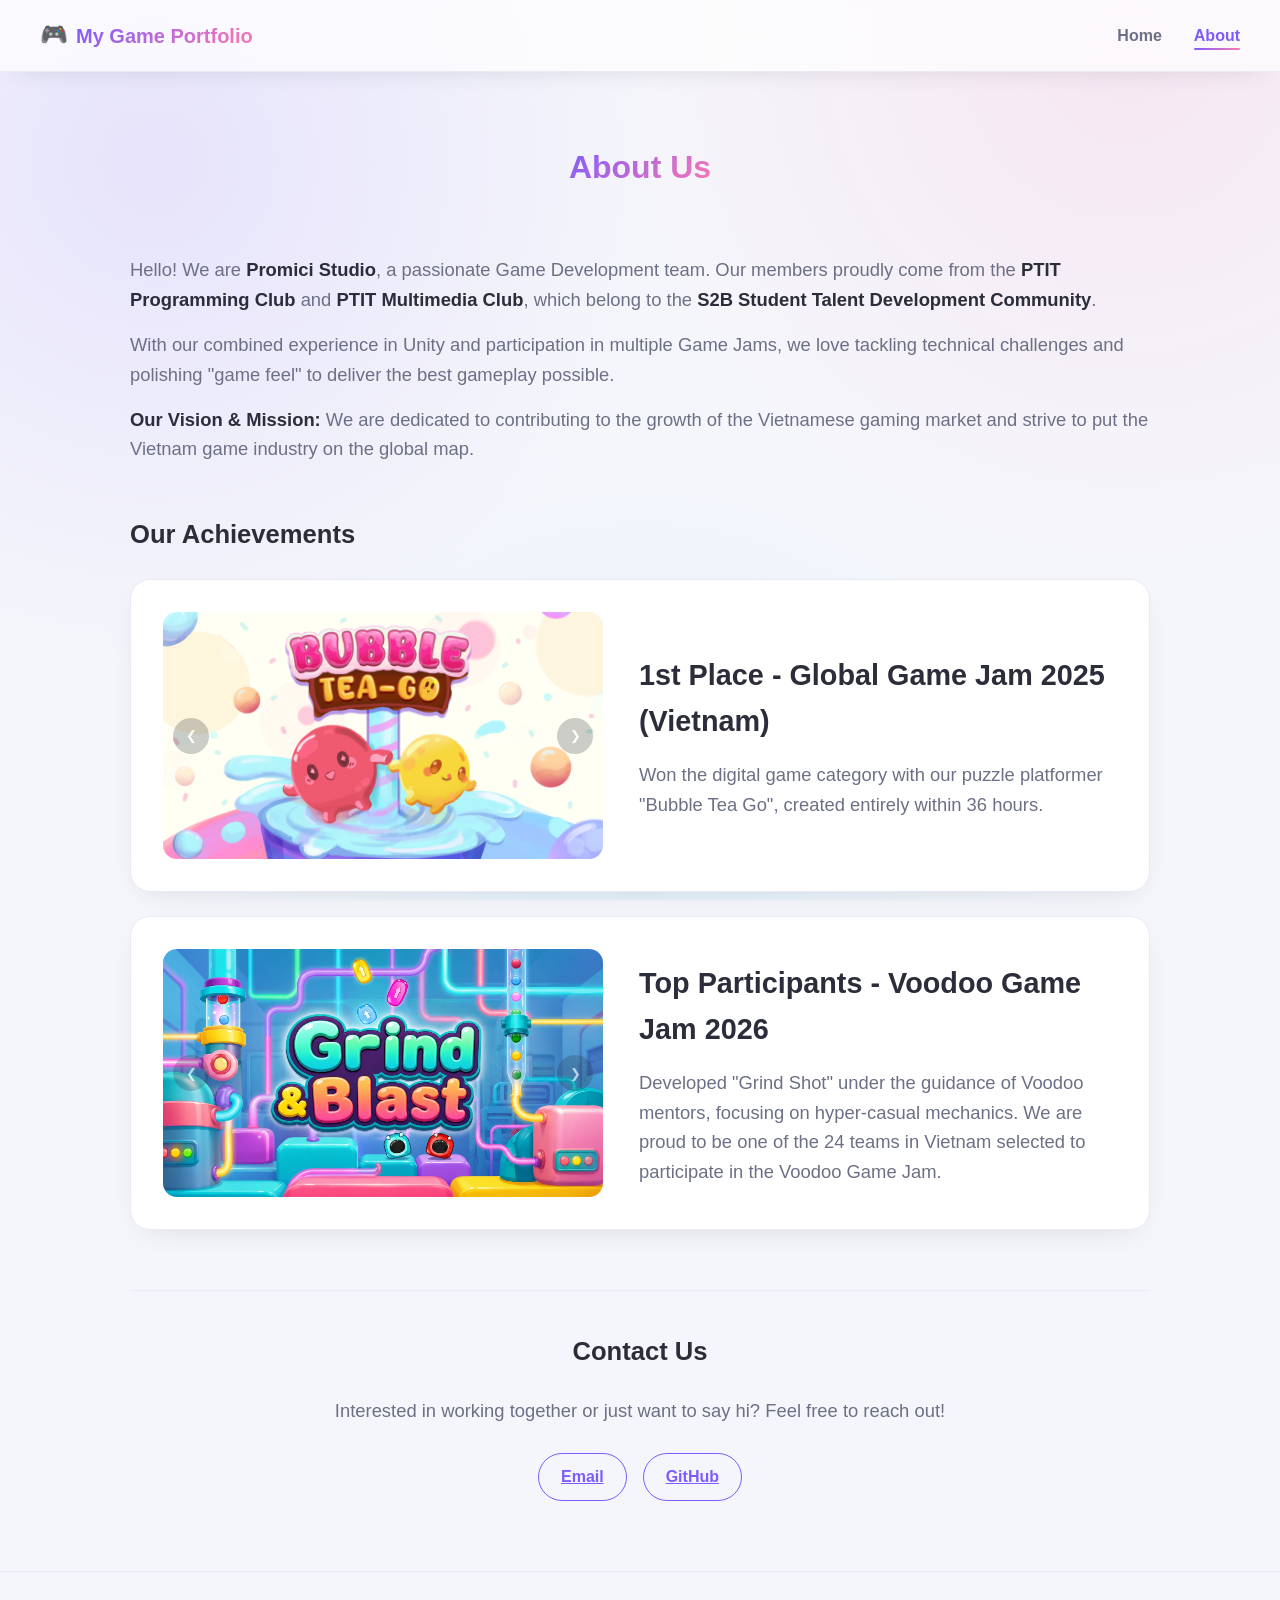
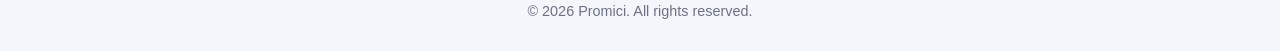
<file: about.html>
<!DOCTYPE html>
<html lang="vi">
<head>
  <meta charset="UTF-8" />
  <meta name="viewport" content="width=device-width, initial-scale=1.0" />
  <title>About — Game Portfolio</title>
  <link rel="stylesheet" href="css/style.css" />
</head>
<body data-page="about">

  <div id="navbar-placeholder"></div>

  <main class="page-content">
    <div class="about-header">
      <h1>About Us</h1>
    </div>

    <!-- Phần 1: Giới thiệu chung -->
    <section class="about-section">
        <p>Hello! We are <strong>Promici Studio</strong>, a passionate Game Development team. Our members proudly come from the <strong>PTIT Programming Club</strong> and <strong>PTIT Multimedia Club</strong>, which belong to the <strong>S2B Student Talent Development Community</strong>.</p>
        <p>With our combined experience in Unity and participation in multiple Game Jams, we love tackling technical challenges and polishing "game feel" to deliver the best gameplay possible.</p>
        <p><strong>Our Vision & Mission:</strong> We are dedicated to contributing to the growth of the Vietnamese gaming market and strive to put the Vietnam game industry on the global map.</p>

    </section>

    <!-- Phần 2: Thành tựu / Giải thưởng -->
    <section class="about-section">
      <h2 class="about-section-title">Our Achievements</h2>
      <div class="achievements-list">
        <div class="achievement-card">
          <div class="achievement-image carousel">
            <div class="carousel-track">
              <img src="assets/images/bubble-tea-go-thumbnail.png" alt="Global Game Jam 2025" />
              <!-- Thêm bao nhiêu ảnh tuỳ ý vào đây -->
              <img src="assets/images/bubble-tea-go-1.png" alt="Bubble Tea Go Gameplay" />
              <img src="assets/images/gamejam-1.jpg" alt="Bubble Tea Go Gameplay" />
              <img src="assets/images/gamejam-2.jpg" alt="Bubble Tea Go Gameplay" />
            </div>
            <button class="carousel-button prev" aria-label="Previous image">&#10094;</button>
            <button class="carousel-button next" aria-label="Next image">&#10095;</button>
          </div>
          <div class="achievement-info">
            <h3>1st Place - Global Game Jam 2025 (Vietnam)</h3>
            <p>Won the digital game category with our puzzle platformer "Bubble Tea Go", created entirely within 36 hours.</p>
          </div>
        </div>
        
        <div class="achievement-card">
          <div class="achievement-image carousel">
            <div class="carousel-track">
              <img src="assets/images/grind-shot-thumbnail_2.png" alt="Voodoo Game Jam 2026" />
              <img src="assets/images/voodoo-1.jpg" alt="Voodoo Gameplay" />
              <img src="assets/images/voodoo-2.jpg" alt="Voodoo Gameplay" />
            </div>
            <button class="carousel-button prev" aria-label="Previous image">&#10094;</button>
            <button class="carousel-button next" aria-label="Next image">&#10095;</button>
          </div>
          <div class="achievement-info">
            <h3>Top Participants - Voodoo Game Jam 2026</h3>
            <p>Developed "Grind Shot" under the guidance of Voodoo mentors, focusing on hyper-casual mechanics. We are proud to be one of the 24 teams in Vietnam selected to participate in the Voodoo Game Jam.</p>
          </div>
        </div>
      </div>
    </section>

    <!-- Phần 3: Liên hệ -->
    <section class="about-section contact-section">
        <h2 class="about-section-title">Contact Us</h2>
      <p>Interested in working together or just want to say hi? Feel free to reach out!</p>
        <div class="about-links">
          <a href="mailto:tuanngoc.tn1204@gmail.com" class="btn-detail">Email</a>
          <a href="https://github.com/0sym1" class="btn-detail" target="_blank">GitHub</a>
        </div>
    </section>
  </main>

  <footer class="site-footer">
    <p>&copy; 2026 Promici. All rights reserved.</p>
  </footer>

  <script src="js/navbar.js"></script>
  <script src="js/about.js"></script>
</body>
</html>
</file>
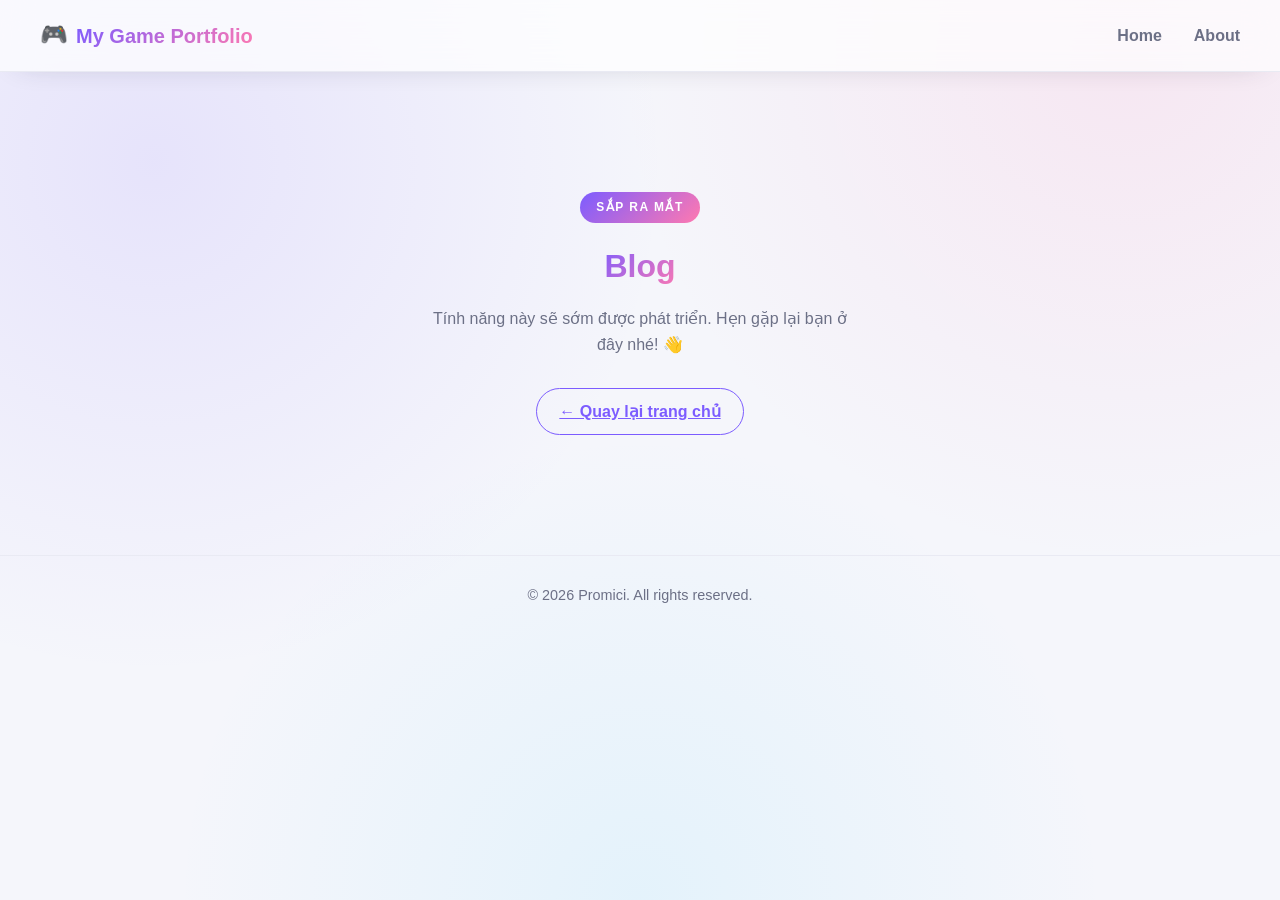
<file: blog.html>
<!DOCTYPE html>
<html lang="vi">
<head>
  <meta charset="UTF-8" />
  <meta name="viewport" content="width=device-width, initial-scale=1.0" />
  <title>Blog — Game Portfolio</title>
  <link rel="stylesheet" href="css/style.css" />
</head>
<body data-page="blog">

  <div id="navbar-placeholder"></div>

  <main class="page-content coming-soon">
    <span class="coming-soon-badge">Sắp ra mắt</span>
    <h1>Blog</h1>
    <p>Tính năng này sẽ sớm được phát triển. Hẹn gặp lại bạn ở đây nhé! 👋</p>
    <a href="index.html" class="btn-detail">&larr; Quay lại trang chủ</a>
  </main>

  <footer class="site-footer">
    <p>&copy; 2026 Promici. All rights reserved.</p>
  </footer>

  <script src="js/navbar.js"></script>
</body>
</html>
</file>
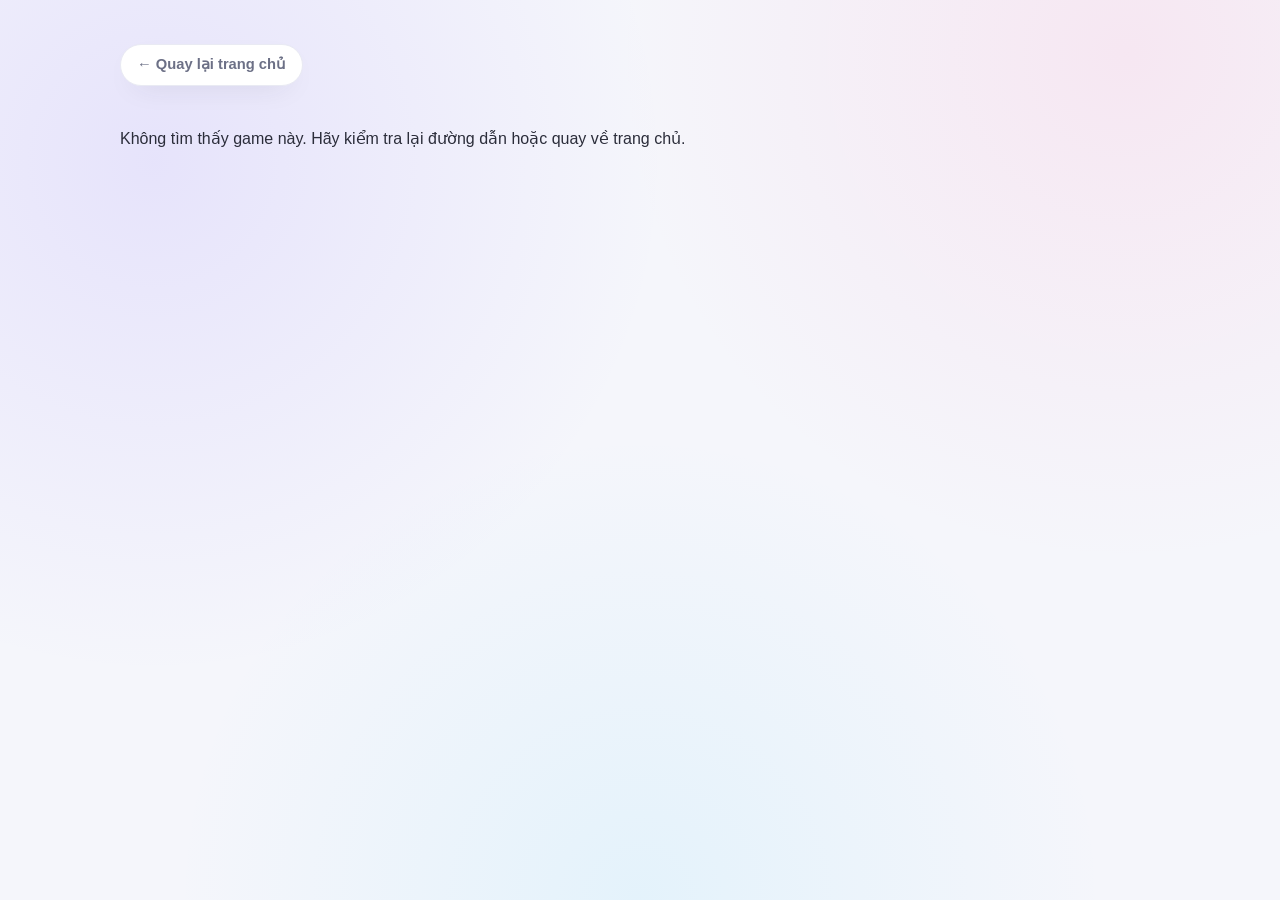
<file: game.html>
<!DOCTYPE html>
<html lang="vi">
<head>
  <meta charset="UTF-8" />
  <meta name="viewport" content="width=device-width, initial-scale=1.0" />
  <title>Chi tiết game — Game Portfolio</title>
  <link rel="stylesheet" href="css/style.css" />
</head>
<!-- Lưu ý: trang chi tiết game KHÔNG có navbar (theo yêu cầu) -->
<body data-page="game-detail">

  <!-- Nội dung được js/detail.js sinh ra dựa vào ?id=... trên URL và dữ liệu trong js/games.js -->
  <main id="game-detail" class="game-detail"></main>

  <script src="js/games.js"></script>
  <script src="js/detail.js"></script>
</body>
</html>
</file>
<file: css/style.css>
/* ===== Theme variables — đổi màu/độ "lung linh" ở đây ===== */
:root {
  --bg: #f5f6fb;
  --bg-soft: #ffffff;
  --border: #e9eaf3;
  --text: #2b2d3a;
  --text-muted: #6c7086;
  --accent: #7c5cff;
  --accent-2: #ff79b0;
  --accent-3: #4cd2ff;
  --gradient: linear-gradient(135deg, var(--accent), var(--accent-2));
  --shadow-soft: 0 10px 30px -15px rgba(43, 45, 58, 0.18);
  --shadow-hover: 0 24px 60px -18px rgba(124, 92, 255, 0.35);
  --ease: cubic-bezier(0.22, 1, 0.36, 1);
  --navbar-height: 72px;
}

/* ===== Reset & base ===== */
* {
  box-sizing: border-box;
  margin: 0;
  padding: 0;
}

html {
  scroll-behavior: smooth;
}

body {
  font-family: "Segoe UI", Tahoma, Geneva, Verdana, sans-serif;
  color: var(--text);
  line-height: 1.6;
  background:
    radial-gradient(circle at 12% 18%, rgba(124, 92, 255, 0.12), transparent 38%),
    radial-gradient(circle at 88% 6%, rgba(255, 121, 176, 0.12), transparent 36%),
    radial-gradient(circle at 50% 100%, rgba(76, 210, 255, 0.10), transparent 42%),
    var(--bg);
  background-attachment: fixed;
}

a {
  color: inherit;
}

/* Các trang có navbar cần chừa khoảng trống phía trên bằng đúng chiều cao navbar
   (navbar dùng position: fixed nên không còn chiếm chỗ trong luồng layout) */
body[data-page="home"],
body[data-page="blog"],
body[data-page="about"] {
  padding-top: var(--navbar-height);
}

/* ===== Navbar (kính mờ - glassmorphism) ===== */
.navbar {
  display: flex;
  align-items: center;
  justify-content: space-between;
  height: var(--navbar-height);
  padding: 0 40px;
  background: rgba(255, 255, 255, 0.7);
  backdrop-filter: blur(16px);
  -webkit-backdrop-filter: blur(16px);
  border-bottom: 1px solid var(--border);
  box-shadow: 0 8px 30px -20px rgba(43, 45, 58, 0.3);
  position: fixed;
  top: 0;
  left: 0;
  right: 0;
  z-index: 100;
}

.navbar-brand {
  display: inline-flex;
  align-items: center;
  gap: 8px;
  font-weight: 800;
  font-size: 1.25rem;
  text-decoration: none;
}

/* Icon (emoji) phải đứng riêng, KHÔNG được áp background-clip: text,
   nếu không emoji sẽ bị tô theo gradient và render méo/lỗi như chữ thường */
.navbar-brand-icon {
  font-size: 1.4rem;
  line-height: 1;
}

/* Class dùng chung để tô chữ bằng gradient — chỉ áp cho TEXT, không áp cho emoji/icon */
.gradient-text {
  background: var(--gradient);
  -webkit-background-clip: text;
  background-clip: text;
  color: transparent;
}

.navbar-links {
  list-style: none;
  display: flex;
  gap: 32px;
}

.navbar-links a {
  position: relative;
  text-decoration: none;
  color: var(--text-muted);
  font-weight: 600;
  padding-bottom: 6px;
  transition: color 0.3s var(--ease);
}

.navbar-links a::after {
  content: "";
  position: absolute;
  left: 0;
  right: 0;
  bottom: 0;
  height: 2px;
  border-radius: 2px;
  background: var(--gradient);
  transform: scaleX(0);
  transform-origin: right;
  transition: transform 0.4s var(--ease);
}

.navbar-links a:hover,
.navbar-links a.active {
  color: var(--accent);
}

.navbar-links a:hover::after,
.navbar-links a.active::after {
  transform: scaleX(1);
  transform-origin: left;
}

/* ===== Hero (đầu trang Home) ===== */
.hero {
  text-align: center;
  padding: 64px 20px 36px;
}

.hero h1 {
  font-size: clamp(2rem, 4vw, 2.6rem);
  font-weight: 800;
  margin-bottom: 10px;
}

.hero-icon {
  display: inline-block;
  margin-right: 6px;
}

.hero h1 .gradient-text {
  background: linear-gradient(135deg, var(--accent), var(--accent-2) 55%, var(--accent-3));
  -webkit-background-clip: text;
  background-clip: text;
  color: transparent;
}

.hero p {
  color: var(--text-muted);
  font-size: 1.05rem;
}

/* ===== Danh sách game ở trang Home ===== */
.game-list {
  max-width: 1100px;
  margin: 0 auto;
  padding: 24px 40px 90px;
  display: flex;
  flex-direction: column;
  gap: 50px;
}

.game-showcase {
  display: flex;
  align-items: center;
  gap: 48px;
  background: var(--bg-soft);
  border: 1px solid var(--border);
  border-radius: 22px;
  padding: 40px;
  cursor: pointer;
  box-shadow: var(--shadow-soft);
  /* trạng thái ẩn ban đầu, sẽ "hiện dần" khi cuộn tới (xem js/home.js) */
  opacity: 0;
  transform: translateY(36px);
  transition:
    transform 0.6s var(--ease),
    box-shadow 0.5s var(--ease),
    border-color 0.4s var(--ease),
    opacity 0.6s var(--ease);
}

.game-showcase.is-visible {
  opacity: 1;
  transform: translateY(0);
}

.game-showcase.is-visible:hover,
.game-showcase.is-visible:focus-visible {
  transform: translateY(-10px) scale(1.012);
  box-shadow: var(--shadow-hover);
  border-color: transparent;
  outline: none;
}

.game-showcase-info {
  flex: 1 1 0;
}

.game-showcase-image {
  flex: 1 1 0;
  border-radius: 16px;
  overflow: hidden;
}

.game-showcase-image img {
  width: 100%;
  aspect-ratio: 16 / 9;
  object-fit: cover;
  display: block;
  background: var(--border);
  transition: transform 0.7s var(--ease);
}

.game-showcase.is-visible:hover .game-showcase-image img {
  transform: scale(1.06);
}

.game-tag {
  display: inline-block;
  font-weight: 700;
  letter-spacing: 1.5px;
  font-size: 0.75rem;
  text-transform: uppercase;
  color: #ffffff;
  background: var(--gradient);
  padding: 5px 14px;
  border-radius: 999px;
  margin-bottom: 14px;
}

.game-showcase-info h2 {
  font-size: 1.7rem;
  margin-bottom: 14px;
}

.game-showcase-info p {
  color: var(--text-muted);
  margin-bottom: 24px;
}

.btn-detail {
  display: inline-flex;
  align-items: center;
  gap: 6px;
  color: var(--accent);
  font-weight: 600;
  border: 1.5px solid var(--accent);
  padding: 10px 22px;
  border-radius: 999px;
  transition:
    background 0.35s var(--ease),
    color 0.35s var(--ease),
    box-shadow 0.35s var(--ease),
    transform 0.35s var(--ease),
    border-color 0.35s var(--ease);
}

.btn-detail:hover,
.game-showcase.is-visible:hover .btn-detail {
  background: var(--gradient);
  color: #ffffff;
  border-color: transparent;
  box-shadow: 0 12px 28px -10px rgba(124, 92, 255, 0.55);
  transform: translateX(4px);
}

@media (max-width: 760px) {
  .game-showcase {
    flex-direction: column;
    padding: 28px;
  }
}

/* ===== Trang nội dung đơn giản (Blog / About) ===== */
.page-content {
  max-width: 800px;
  margin: 0 auto;
  padding: 70px 40px;
}

.page-content h1 {
  display: inline-block;
  font-size: 2rem;
  margin-bottom: 22px;
  background: var(--gradient);
  -webkit-background-clip: text;
  background-clip: text;
  color: transparent;
}

.page-content p {
  color: var(--text-muted);
  margin-bottom: 16px;
}

/* "Sắp ra mắt" — dùng cho trang Blog / About khi chưa có nội dung thật */
.coming-soon {
  text-align: center;
  display: flex;
  flex-direction: column;
  align-items: center;
  padding: 120px 40px;
}

.coming-soon-badge {
  display: inline-block;
  font-size: 0.75rem;
  font-weight: 700;
  letter-spacing: 1.5px;
  text-transform: uppercase;
  color: #ffffff;
  background: var(--gradient);
  padding: 6px 16px;
  border-radius: 999px;
  margin-bottom: 18px;
}

.coming-soon h1 {
  margin-bottom: 14px;
}

.coming-soon p {
  max-width: 420px;
  margin-bottom: 30px;
}

/* ===== Trang About ===== */
body[data-page="about"] .page-content {
  max-width: 1100px;
}

.about-header {
  text-align: center;
  margin-bottom: 40px;
}

.about-section {
  margin-bottom: 50px;
}

.about-section:last-child {
  margin-bottom: 0;
}

.about-section > p {
  font-size: 1.15rem;
}

.about-section strong {
  color: var(--text);
}

.about-section-title {
  font-size: 1.6rem;
  font-weight: 700;
  margin: 0 0 24px;
  color: var(--text);
}

.about-links {
  display: flex;
  gap: 16px;
  flex-wrap: wrap;
}

/* --- Phần Liên hệ (Contact) --- */
.contact-section {
  border-top: 1px solid var(--border);
  padding-top: 40px;
  margin-top: 60px;
  display: flex;
  flex-direction: column;
  align-items: center;
  text-align: center;
}

.contact-section .about-links {
  margin-top: 12px;
  justify-content: center;
}

/* --- Danh sách thành tựu (Achievements) --- */
.achievements-list {
  display: flex;
  flex-direction: column;
  gap: 24px;
}

.achievement-card {
  display: flex;
  align-items: center;
  gap: 36px;
  background: var(--bg-soft);
  border: 1px solid var(--border);
  border-radius: 20px;
  padding: 32px;
  box-shadow: var(--shadow-soft);
}

.achievement-image {
  flex: 0 0 440px;
  border-radius: 14px;
  overflow: hidden;
  position: relative;
}

.carousel-track {
  display: flex;
  height: 100%;
  transition: transform 0.6s var(--ease);
}

.carousel-track img,
.achievement-image img {
  flex: 0 0 100%;
  width: 100%;
  aspect-ratio: 16 / 9;
  object-fit: cover;
  display: block;
  background: var(--border);
}

/* --- Nút điều hướng Carousel --- */
.carousel-button {
  position: absolute;
  top: 50%;
  transform: translateY(-50%);
  background: rgba(43, 45, 58, 0.4);
  color: #ffffff;
  border: none;
  border-radius: 50%;
  width: 36px;
  height: 36px;
  display: flex;
  align-items: center;
  justify-content: center;
  cursor: pointer;
  opacity: 0.6;
  transition: opacity 0.3s var(--ease), background 0.3s var(--ease), transform 0.2s var(--ease);
  z-index: 10;
}

.achievement-image:hover .carousel-button {
  opacity: 1;
}

.carousel-button:hover {
  background: var(--accent);
  transform: translateY(-50%) scale(1.1);
}

.carousel-button.prev { left: 10px; }
.carousel-button.next { right: 10px; }

.achievement-info {
  flex: 1;
}

.achievement-info h3 {
  font-size: 1.8rem;
  margin-bottom: 16px;
  color: var(--text);
}

.achievement-info p {
  font-size: 1.15rem;
  color: var(--text-muted);
  margin-bottom: 0;
}

@media (max-width: 600px) {
  .achievement-card {
    flex-direction: column;
    align-items: flex-start;
    padding: 24px;
  }
  .achievement-image {
    flex: auto;
    width: 100%;
  }
}

/* ===== Trang chi tiết game (KHÔNG có navbar) ===== */
.game-detail {
  max-width: 1120px;
  margin: 0 auto;
  padding: 44px 40px 90px;
}

/* --- Khối đầu trang: nút quay lại + nhãn + tiêu đề, mỗi thứ một dòng riêng --- */
.detail-header {
  margin-bottom: 40px;
}

.back-link {
  display: inline-flex;
  align-items: center;
  gap: 6px;
  color: var(--text-muted);
  text-decoration: none;
  font-weight: 600;
  font-size: 0.92rem;
  background: var(--bg-soft);
  border: 1px solid var(--border);
  padding: 8px 16px;
  border-radius: 999px;
  box-shadow: var(--shadow-soft);
  transition: color 0.3s var(--ease), transform 0.3s var(--ease), border-color 0.3s var(--ease);
}

.back-link:hover {
  color: var(--accent);
  border-color: var(--accent);
  transform: translateX(-4px);
}

.detail-header .game-tag {
  display: block;
  width: fit-content;
  margin: 22px 0 12px;
}

.detail-header h1 {
  font-size: clamp(1.8rem, 4vw, 2.6rem);
  background: var(--gradient);
  -webkit-background-clip: text;
  background-clip: text;
  color: transparent;
}

/* --- Bố cục 2 cột: nội dung chính bên trái, sidebar (link tham khảo) bên phải --- */
.detail-layout {
  display: grid;
  grid-template-columns: minmax(0, 1fr) 300px;
  gap: 44px;
  align-items: start;
}

.detail-main {
  min-width: 0;
}

/* Khung video mở đầu, tỉ lệ 16:9 responsive */
.detail-video-wrapper {
  position: relative;
  width: 100%;
  padding-top: 56.25%;
  border-radius: 18px;
  overflow: hidden;
  background: #14141c;
  margin-bottom: 36px;
  box-shadow: var(--shadow-soft);
}

.detail-video-wrapper iframe,
.detail-video-wrapper video {
  position: absolute;
  inset: 0;
  width: 100%;
  height: 100%;
  border: none;
}

.detail-section-title {
  font-size: 1.3rem;
  font-weight: 700;
  margin-bottom: 18px;
}

.detail-content p {
  color: var(--text-muted);
  margin-bottom: 22px;
  white-space: pre-line;
  font-size: 1.02rem;
}

.detail-image {
  margin: 30px 0;
  text-align: center;
}

.detail-image img {
  max-width: 100%;
  max-height: 75vh;
  width: auto;
  height: auto;
  border-radius: 16px;
  display: inline-block;
  box-shadow: var(--shadow-soft);
}

.detail-image figcaption {
  text-align: center;
  color: var(--text-muted);
  font-size: 0.9rem;
  margin-top: 10px;
}

/* --- Sidebar: thẻ "Link tham khảo" dính theo khi cuộn --- */
.detail-sidebar {
  position: sticky;
  top: 28px;
}

.sidebar-card {
  background: var(--bg-soft);
  border: 1px solid var(--border);
  border-radius: 18px;
  padding: 26px;
  box-shadow: var(--shadow-soft);
}

.sidebar-card h3 {
  font-size: 1rem;
  margin-bottom: 16px;
}

.detail-links {
  list-style: none;
  display: flex;
  flex-direction: column;
  gap: 12px;
}

.detail-links a {
  display: flex;
  align-items: center;
  justify-content: space-between;
  gap: 8px;
  color: var(--accent);
  text-decoration: none;
  font-weight: 600;
  font-size: 0.95rem;
  padding: 10px 14px;
  border-radius: 10px;
  background: rgba(124, 92, 255, 0.07);
  transition: background 0.3s var(--ease), color 0.3s var(--ease), transform 0.3s var(--ease);
}

.detail-links a:hover {
  background: var(--gradient);
  color: #ffffff;
  transform: translateX(4px);
}

.detail-links .link-arrow {
  font-size: 0.85rem;
}

@media (max-width: 880px) {
  .detail-layout {
    grid-template-columns: 1fr;
  }

  .detail-sidebar {
    position: static;
  }
}

/* ===== Footer ===== */
.site-footer {
  text-align: center;
  padding: 28px;
  color: var(--text-muted);
  font-size: 0.9rem;
  border-top: 1px solid var(--border);
}
</file>
